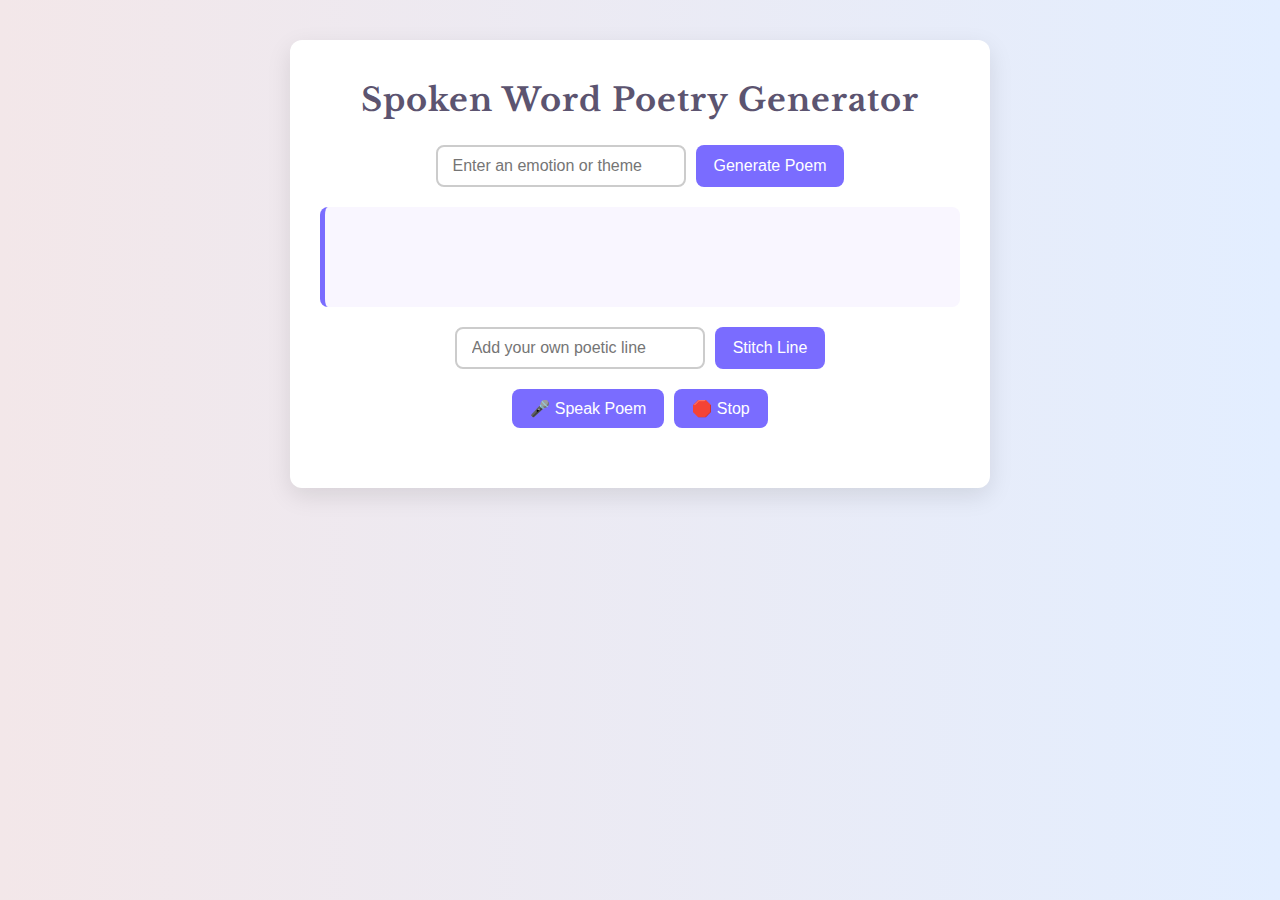
<file: index.html>
<!DOCTYPE html>
<html lang="en">
<head>
  <meta charset="UTF-8">
  <title>Poetry Generator | Spoken Word Poet</title>
  <link rel="stylesheet" href="style.css">
  <link href="https://fonts.googleapis.com/css2?family=Libre+Baskerville&display=swap" rel="stylesheet">
</head>
<body>
  <div class="container">
    <h1>Spoken Word Poetry Generator</h1>
    
    <div class="controls">
      <input type="text" id="themeInput" placeholder="Enter an emotion or theme">
      <button id="generateBtn">Generate Poem</button>
    </div>

    <div class="poem-display" id="poemOutput"></div>

    <div class="stitch-section">
      <input type="text" id="stitchInput" placeholder="Add your own poetic line">
      <button id="stitchBtn">Stitch Line</button>
    </div>

    <div class="speak-section">
      <button id="speakBtn">🎤 Speak Poem</button>
      <button id="stopBtn">🛑 Stop</button>
    </div>
  </div>

  <script src="script.js"></script>
</body>
</html>
</file>
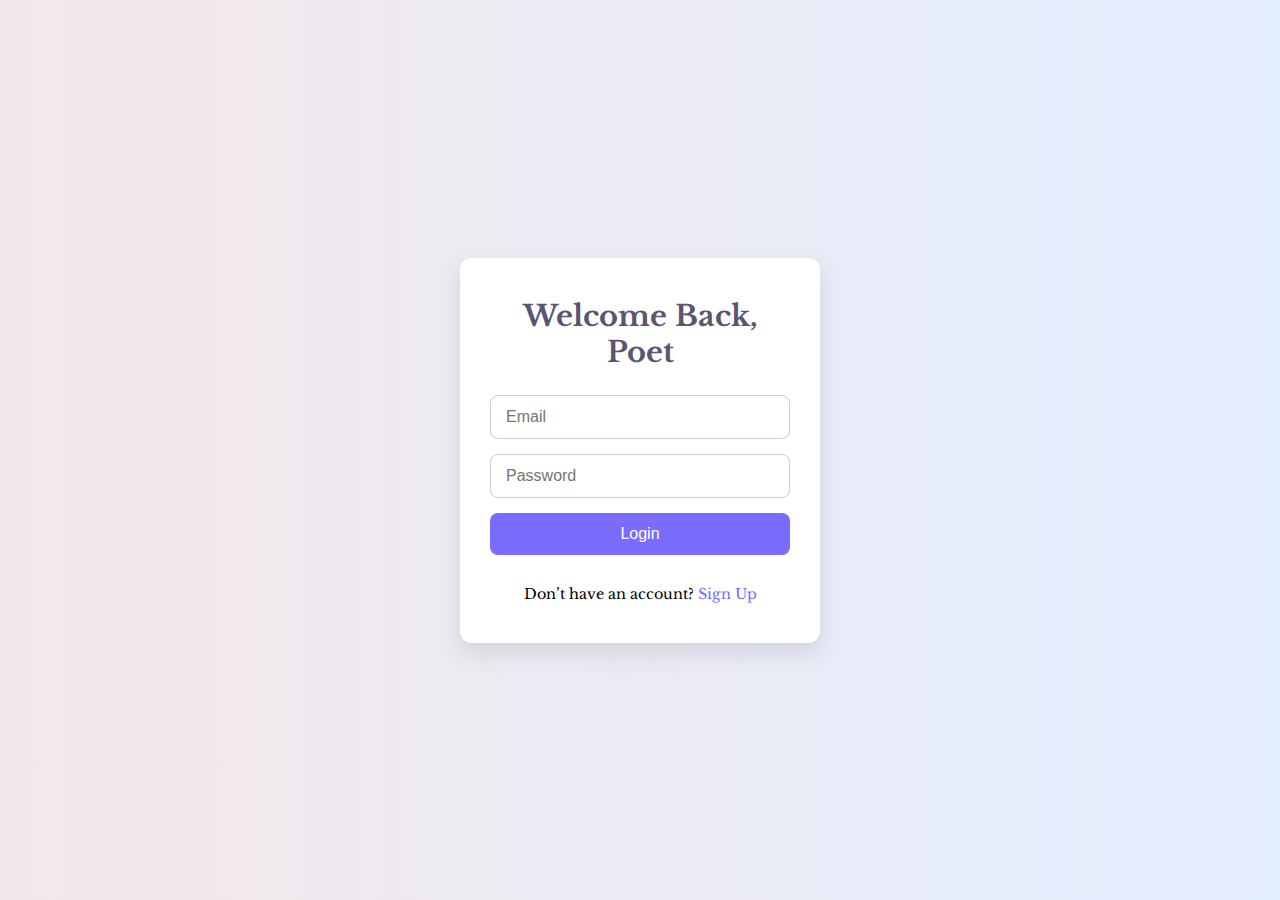
<file: login/login.html>
<!DOCTYPE html>
<html lang="en">
<head>
  <meta charset="UTF-8">
  <title>Login | Spoken Word Poet</title>
  <link rel="stylesheet" href="login.css">
  <link href="https://fonts.googleapis.com/css2?family=Libre+Baskerville&display=swap" rel="stylesheet">
</head>
<body>
  <div class="login-container">
    <div class="login-box">
      <h2>Welcome Back, Poet</h2>
      <form id="loginForm">
        <input type="email" id="email" placeholder="Email" required />
        <input type="password" id="password" placeholder="Password" required />
        <button type="submit">Login</button>
        <p class="signup">Don’t have an account? <a href="#">Sign Up</a></p>
      </form>
    </div>
  </div>
</body>
</html>
</file>
<file: style.css>
@import url('https://fonts.googleapis.com/css2?family=Libre+Baskerville&display=swap');

* {
  box-sizing: border-box;
  margin: 0;
  padding: 0;
}

body {
  font-family: 'Libre Baskerville', serif;
  background: linear-gradient(to right, #f3e7e9, #e3eeff);
  display: flex;
  justify-content: center;
  align-items: flex-start;
  min-height: 100vh;
  padding: 40px 20px;
}

.container {
  background: #fff;
  width: 100%;
  max-width: 700px;
  padding: 40px 30px;
  border-radius: 12px;
  box-shadow: 0 8px 25px rgba(0, 0, 0, 0.1);
}

h1 {
  text-align: center;
  margin-bottom: 25px;
  font-size: 2em;
  color: #5c5470;
  letter-spacing: 1px;
}

.controls,
.stitch-section,
.speak-section {
  display: flex;
  flex-wrap: wrap;
  justify-content: center;
  gap: 10px;
  margin-bottom: 20px;
}

input[type="text"] {
  padding: 10px 15px;
  font-size: 1em;
  border: 2px solid #ccc;
  border-radius: 8px;
  outline: none;
  width: 250px;
  transition: border 0.3s ease;
}

input[type="text"]:focus {
  border-color: #7a6cff;
}

button {
  background-color: #7a6cff;
  color: white;
  border: none;
  padding: 10px 18px;
  font-size: 1em;
  border-radius: 8px;
  cursor: pointer;
  transition: background 0.3s ease;
}

button:hover {
  background-color: #5a4edc;
}

.poem-display {
  background-color: #f9f6ff;
  padding: 20px;
  border-left: 5px solid #7a6cff;
  font-style: italic;
  font-size: 1.1em;
  line-height: 1.6em;
  white-space: pre-wrap;
  border-radius: 8px;
  color: #444;
  min-height: 100px;
  margin-bottom: 20px;
}
</file>
<file: login/login.css>
@import url('https://fonts.googleapis.com/css2?family=Libre+Baskerville&display=swap');

* {
  box-sizing: border-box;
  margin: 0;
  padding: 0;
}

body {
  font-family: 'Libre Baskerville', serif;
  background: linear-gradient(to right, #f3e7e9, #e3eeff);
  display: flex;
  justify-content: center;
  align-items: center;
  height: 100vh;
}

.login-container {
  width: 100%;
  max-width: 400px;
  padding: 20px;
}

.login-box {
  background-color: white;
  padding: 40px 30px;
  border-radius: 12px;
  box-shadow: 0 10px 25px rgba(0,0,0,0.1);
  text-align: center;
}

h2 {
  margin-bottom: 25px;
  color: #5c5470;
  font-size: 1.8em;
}

form {
  display: flex;
  flex-direction: column;
  gap: 15px;
}

input[type="email"],
input[type="password"] {
  padding: 12px 15px;
  border-radius: 8px;
  border: 1.5px solid #ccc;
  font-size: 1em;
  transition: border-color 0.3s ease;
}

input:focus {
  border-color: #7a6cff;
  outline: none;
}

button {
  background-color: #7a6cff;
  color: white;
  padding: 12px;
  font-size: 1em;
  border: none;
  border-radius: 8px;
  cursor: pointer;
  transition: background 0.3s ease;
}

button:hover {
  background-color: #5a4edc;
}

.signup {
  margin-top: 15px;
  font-size: 0.9em;
}

.signup a {
  color: #7a6cff;
  text-decoration: none;
}

.signup a:hover {
  text-decoration: underline;
}
</file>
